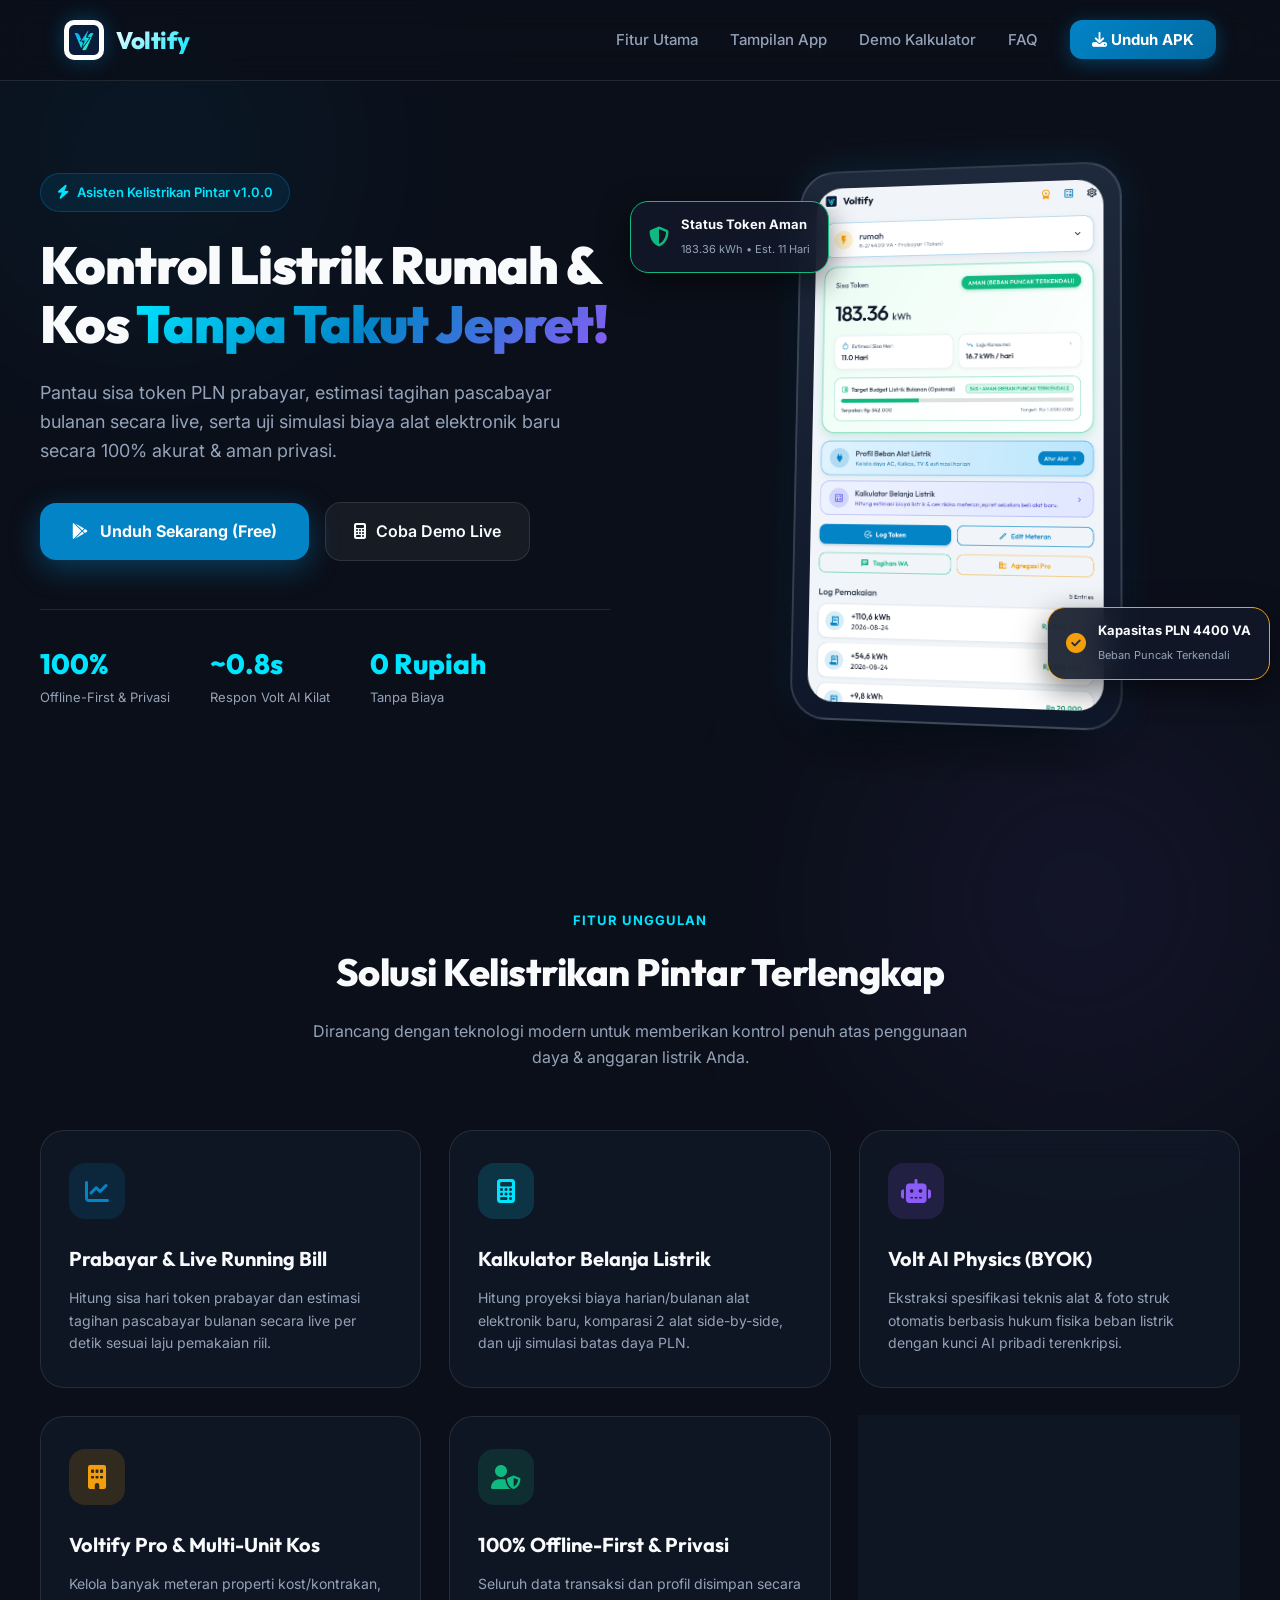
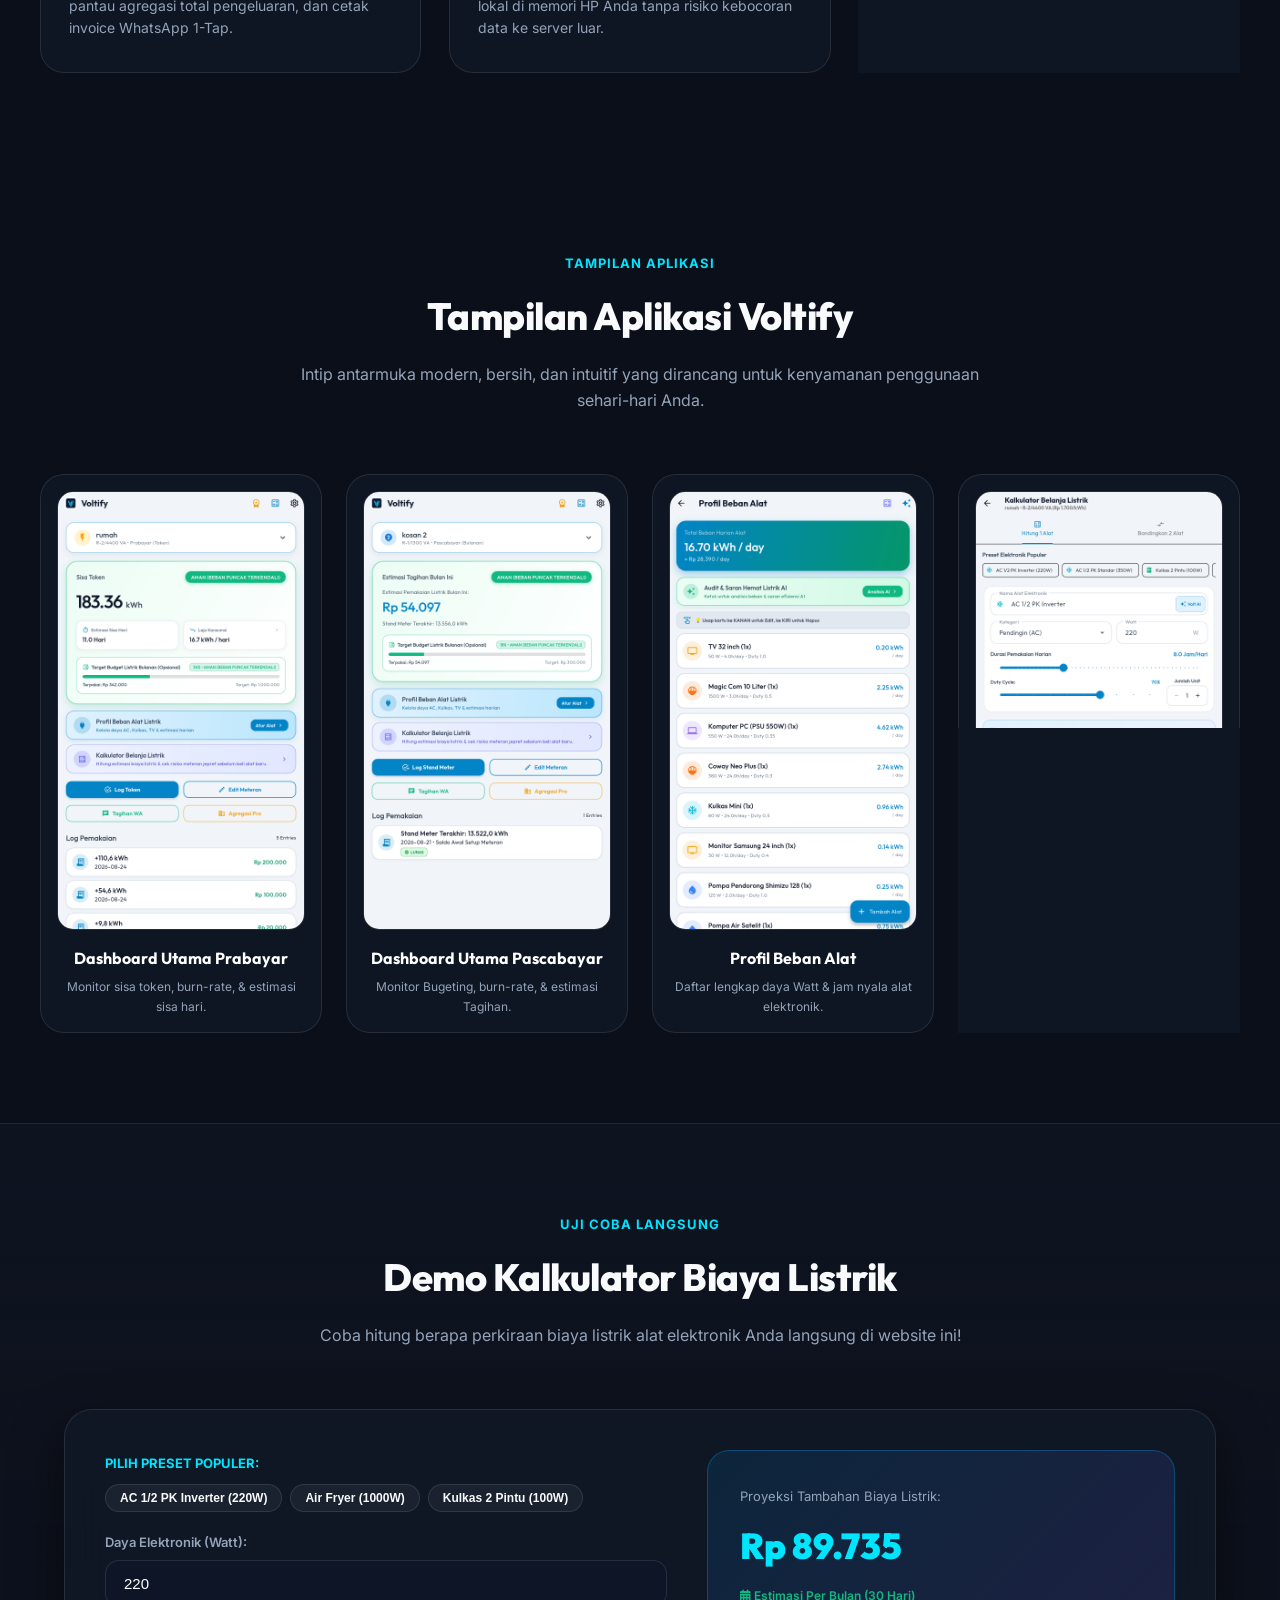
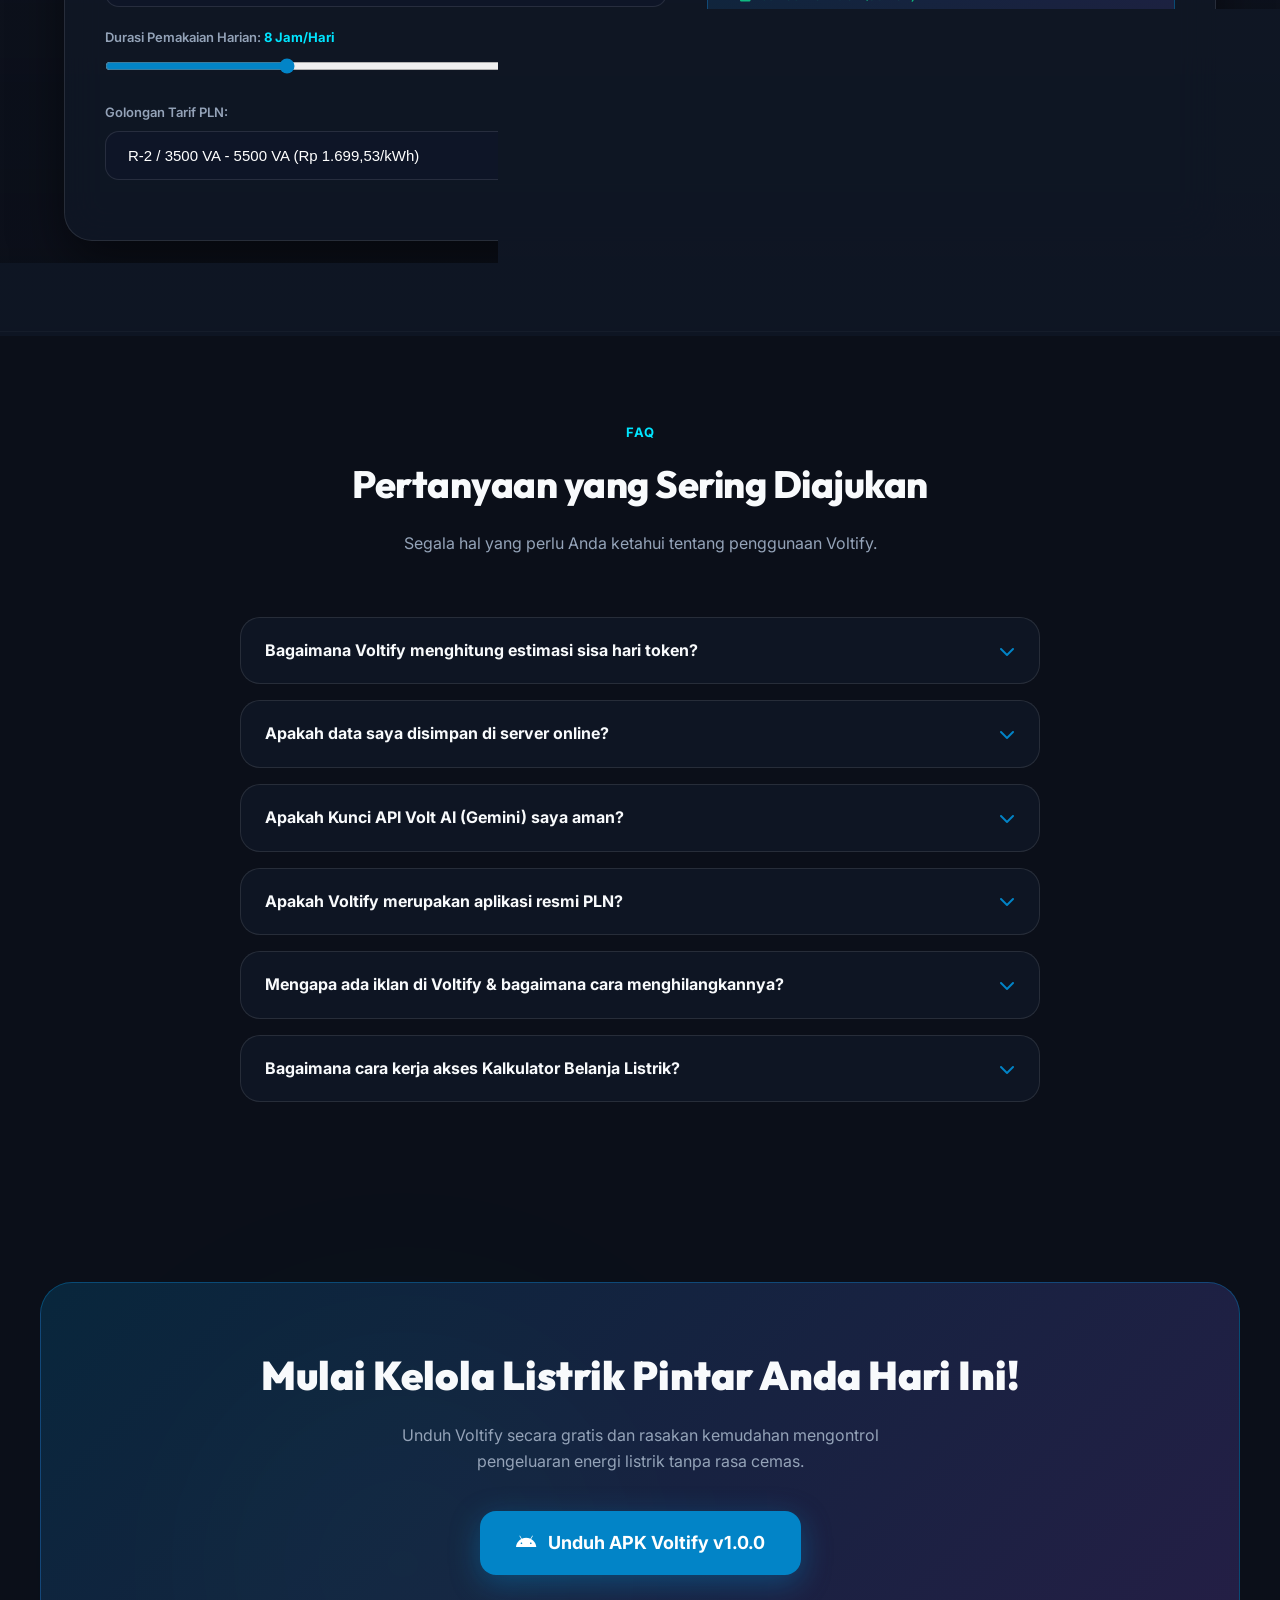
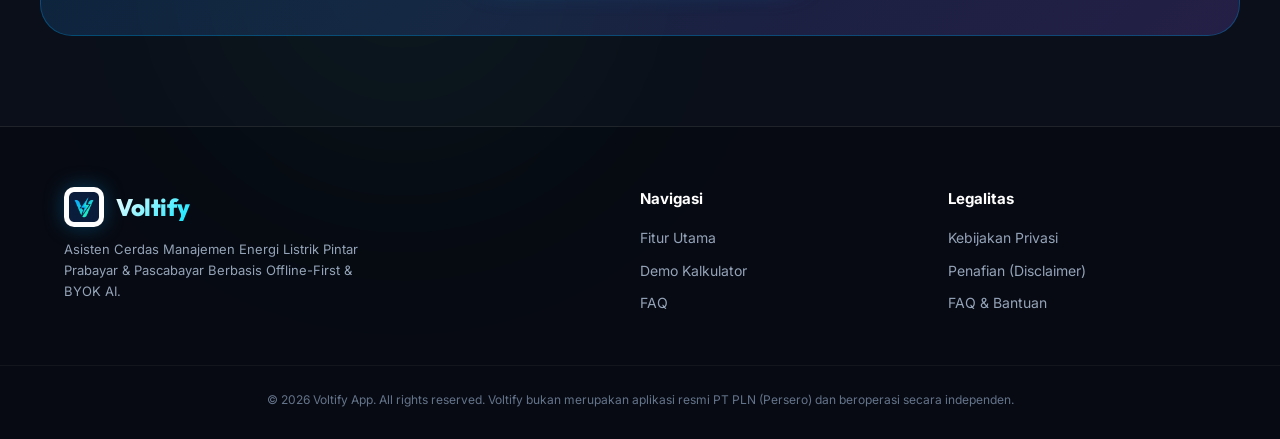
<file: index.html>
<!DOCTYPE html>
<html lang="id">

<head>
  <meta charset="UTF-8">
  <meta name="viewport" content="width=device-width, initial-scale=1.0">
  <title>Voltify - Asisten Cerdas Manajemen Energi Listrik Pintar (Prabayar & Pascabayar)</title>
  <meta name="description"
    content="Aplikasi manajemen listrik mandiri berbasis Offline-First, Universal AI Physics, BYOK, & Kalkulator Belanja Listrik. Pantau sisa token PLN & estimasi tagihan bulanan secara akurat.">

  <!-- Favicon & Fonts -->
  <link rel="icon" type="image/png" href="images/voltify_logo.png">
  <link rel="stylesheet" href="style.css">
  <link rel="stylesheet" href="https://cdnjs.cloudflare.com/ajax/libs/font-awesome/6.4.0/css/all.min.css">
</head>

<body>

  <!-- Ambient Lighting Background -->
  <div class="ambient-orb orb-1"></div>
  <div class="ambient-orb orb-2"></div>
  <div class="ambient-orb orb-3"></div>

  <!-- Header / Navbar -->
  <header>
    <div class="container navbar">
      <a href="#" class="brand-logo">
        <img src="images/voltify_logo.png" alt="Voltify Logo">
        <span class="brand-title">Voltify</span>
      </a>
      <ul class="nav-links">
        <li><a href="#features">Fitur Utama</a></li>
        <li><a href="#showcase">Tampilan App</a></li>
        <li><a href="#calculator">Demo Kalkulator</a></li>
        <li><a href="#faq">FAQ</a></li>
        <li><a href="#download" class="btn-cta-nav"><i class="fas fa-download"></i> Unduh APK</a></li>
      </ul>
    </div>
  </header>

  <!-- Hero Section -->
  <section class="hero container">
    <div class="hero-content">
      <div class="hero-badge">
        <i class="fas fa-bolt"></i> Asisten Kelistrikan Pintar v1.0.0
      </div>
      <h1 class="hero-title">
        Kontrol Listrik Rumah & Kos <span>Tanpa Takut Jepret!</span>
      </h1>
      <p class="hero-subtitle">
        Pantau sisa token PLN prabayar, estimasi tagihan pascabayar bulanan secara live, serta uji simulasi biaya alat
        elektronik baru secara 100% akurat & aman privasi.
      </p>
      <div class="hero-cta-group">
        <a href="#download" class="btn-primary">
          <i class="fab fa-google-play"></i> Unduh Sekarang (Free)
        </a>
        <a href="#calculator" class="btn-secondary">
          <i class="fas fa-calculator"></i> Coba Demo Live
        </a>
      </div>

      <div class="hero-stats">
        <div class="stat-item">
          <h4>100%</h4>
          <p>Offline-First & Privasi</p>
        </div>
        <div class="stat-item">
          <h4>~0.8s</h4>
          <p>Respon Volt AI Kilat</p>
        </div>
        <div class="stat-item">
          <h4>0 Rupiah</h4>
          <p>Tanpa Biaya</p>
        </div>
      </div>
    </div>

    <!-- Interactive Phone Mockup -->
    <div class="mockup-wrapper">
      <div class="floating-badge-1">
        <i class="fas fa-shield-alt" style="color: #10b981; font-size: 20px;"></i>
        <div>
          <strong style="display:block; font-size: 13px;">Status Token Aman</strong>
          <span style="font-size: 11px; color: #94a3b8;">183.36 kWh • Est. 11 Hari</span>
        </div>
      </div>

      <div class="floating-badge-2">
        <i class="fas fa-check-circle" style="color: #f59e0b; font-size: 20px;"></i>
        <div>
          <strong style="display:block; font-size: 13px;">Kapasitas PLN 4400 VA</strong>
          <span style="font-size: 11px; color: #94a3b8;">Beban Puncak Terkendali</span>
        </div>
      </div>

      <div class="phone-card">
        <div class="phone-screen">
          <img src="images/1.png" alt="Tampilan Dashboard Utama Voltify">
        </div>
      </div>
    </div>
  </section>

  <!-- Features Grid Section -->
  <section class="section container" id="features">
    <div class="section-header">
      <span class="section-tag">Fitur Unggulan</span>
      <h2 class="section-title">Solusi Kelistrikan Pintar Terlengkap</h2>
      <p class="section-desc">Dirancang dengan teknologi modern untuk memberikan kontrol penuh atas penggunaan daya &
        anggaran listrik Anda.</p>
    </div>

    <div class="features-grid">
      <!-- Feature 1 -->
      <div class="feature-card">
        <div class="feature-icon icon-blue"><i class="fas fa-chart-line"></i></div>
        <h3>Prabayar & Live Running Bill</h3>
        <p>Hitung sisa hari token prabayar dan estimasi tagihan pascabayar bulanan secara live per detik sesuai laju
          pemakaian riil.</p>
      </div>

      <!-- Feature 2 -->
      <div class="feature-card">
        <div class="feature-icon icon-cyan"><i class="fas fa-calculator"></i></div>
        <h3>Kalkulator Belanja Listrik</h3>
        <p>Hitung proyeksi biaya harian/bulanan alat elektronik baru, komparasi 2 alat side-by-side, dan uji simulasi
          batas daya PLN.</p>
      </div>

      <!-- Feature 3 -->
      <div class="feature-card">
        <div class="feature-icon icon-violet"><i class="fas fa-robot"></i></div>
        <h3>Volt AI Physics (BYOK)</h3>
        <p>Ekstraksi spesifikasi teknis alat & foto struk otomatis berbasis hukum fisika beban listrik dengan kunci AI
          pribadi terenkripsi.</p>
      </div>

      <!-- Feature 4 -->
      <div class="feature-card">
        <div class="feature-icon icon-amber"><i class="fas fa-building"></i></div>
        <h3>Voltify Pro & Multi-Unit Kos</h3>
        <p>Kelola banyak meteran properti kost/kontrakan, pantau agregasi total pengeluaran, dan cetak invoice WhatsApp
          1-Tap.</p>
      </div>

      <!-- Feature 5 -->
      <div class="feature-card">
        <div class="feature-icon icon-emerald"><i class="fas fa-user-shield"></i></div>
        <h3>100% Offline-First & Privasi</h3>
        <p>Seluruh data transaksi dan profil disimpan secara lokal di memori HP Anda tanpa risiko kebocoran data ke
          server luar.</p>
      </div>

      <!-- Feature 6 -->
      <div class="feature-card">
        <div class="feature-icon icon-red"><i class="fas fa-film"></i></div>
        <h3>Akses Rewarded Ad 10-Menit</h3>
        <p>Pengguna gratis dapat membuka akses Kalkulator Belanja selama 10 menit dengan menonton 1 iklan video singkat
          yang transparan.</p>
      </div>
    </div>
  </section>

  <!-- Real Screenshots Gallery Showcase Section -->
  <section class="section container" id="showcase">
    <div class="section-header">
      <span class="section-tag">Tampilan Aplikasi</span>
      <h2 class="section-title">Tampilan Aplikasi Voltify</h2>
      <p class="section-desc">Intip antarmuka modern, bersih, dan intuitif yang dirancang untuk kenyamanan penggunaan
        sehari-hari Anda.</p>
    </div>

    <div class="showcase-grid">
      <div class="showcase-card">
        <img src="images/1.png" alt="Dashboard Utama Prabayar & Status Token" class="showcase-img">
        <h4>Dashboard Utama Prabayar</h4>
        <p>Monitor sisa token, burn-rate, & estimasi sisa hari.</p>
      </div>
      <div class="showcase-card">
        <img src="images/2.png" alt="Dashboard Utama Pascaba" class="showcase-img">
        <h4>Dashboard Utama Pascabayar</h4>
        <p>Monitor Bugeting, burn-rate, & estimasi Tagihan.</p>
      </div>

      <div class="showcase-card">
        <img src="images/5.png" alt="Profil Beban Alat Listrik Rumah" class="showcase-img">
        <h4>Profil Beban Alat</h4>
        <p>Daftar lengkap daya Watt & jam nyala alat elektronik.</p>
      </div>

      <div class="showcase-card">
        <img src="images/6.png" alt="Kalkulator Belanja Listrik & Overload Check" class="showcase-img">
        <h4>Kalkulator Belanja</h4>
        <p>Simulasi biaya alat baru & Quick VA Switcher.</p>
      </div>
    </div>
  </section>

  <!-- Interactive Live Calculator Demo Section -->
  <section class="section demo-section" id="calculator">
    <div class="container">
      <div class="section-header">
        <span class="section-tag">Uji Coba Langsung</span>
        <h2 class="section-title">Demo Kalkulator Biaya Listrik</h2>
        <p class="section-desc">Coba hitung berapa perkiraan biaya listrik alat elektronik Anda langsung di website ini!
        </p>
      </div>

      <div class="calc-box">
        <div class="calc-form">
          <div style="margin-bottom: 20px;">
            <label style="font-weight: 700; font-size: 13px; color: var(--cyan-accent);">PILIH PRESET POPULER:</label>
            <div style="display: flex; gap: 8px; flex-wrap: wrap; margin-top: 8px;">
              <button class="demo-preset-btn btn-secondary" style="padding: 6px 14px; font-size: 12px;" data-watt="220"
                data-hours="8">AC 1/2 PK Inverter (220W)</button>
              <button class="demo-preset-btn btn-secondary" style="padding: 6px 14px; font-size: 12px;" data-watt="1000"
                data-hours="0.5">Air Fryer (1000W)</button>
              <button class="demo-preset-btn btn-secondary" style="padding: 6px 14px; font-size: 12px;" data-watt="100"
                data-hours="24">Kulkas 2 Pintu (100W)</button>
            </div>
          </div>

          <div class="form-group">
            <label for="demoWatt">Daya Elektronik (Watt):</label>
            <input type="number" id="demoWatt" class="form-control" value="220">
          </div>

          <div class="form-group">
            <label for="demoHours">Durasi Pemakaian Harian: <strong id="hoursVal" style="color: var(--cyan-accent);">8
                Jam/Hari</strong></label>
            <input type="range" id="demoHours" class="range-slider" min="0.5" max="24" step="0.5" value="8">
          </div>

          <div class="form-group">
            <label for="demoTariff">Golongan Tarif PLN:</label>
            <select id="demoTariff" class="form-control">
              <option value="1444.7">R-1 / 1300 VA - 2200 VA (Rp 1.444,70/kWh)</option>
              <option value="1699.53" selected>R-2 / 3500 VA - 5500 VA (Rp 1.699,53/kWh)</option>
              <option value="1352.0">R-1 / 900 VA Non-Subsidi (Rp 1.352,00/kWh)</option>
              <option value="605.0">R-1 / 900 VA Subsidi (Rp 605,00/kWh)</option>
            </select>
          </div>
        </div>

        <div class="result-card">
          <div>
            <span style="font-size: 13px; color: var(--text-muted);">Proyeksi Tambahan Biaya Listrik:</span>
            <div class="res-cost" id="demoMonthlyCost">Rp 112.169</div>
            <span style="font-size: 12px; color: var(--emerald-accent); font-weight: 600;"><i
                class="fas fa-calendar-alt"></i> Estimasi Per Bulan (30 Hari)</span>
          </div>

          <div style="padding-top: 20px; border-top: 1px solid rgba(255,255,255,0.1); margin-top: 20px;">
            <div style="display: flex; justify-content: space-between; font-size: 13px; margin-bottom: 6px;">
              <span>Biaya Per Hari:</span>
              <strong id="demoDailyCost" style="color: #fff;">Rp 3.739</strong>
            </div>
            <div style="display: flex; justify-content: space-between; font-size: 13px;">
              <span>Biaya Per Tahun (365d):</span>
              <strong id="demoYearlyCost" style="color: var(--amber-accent);">Rp 1.364.723</strong>
            </div>
          </div>
        </div>
      </div>
    </div>
  </section>

  <!-- FAQ Section -->
  <section class="section container" id="faq">
    <div class="section-header">
      <span class="section-tag">FAQ</span>
      <h2 class="section-title">Pertanyaan yang Sering Diajukan</h2>
      <p class="section-desc">Segala hal yang perlu Anda ketahui tentang penggunaan Voltify.</p>
    </div>

    <div class="faq-list">
      <div class="faq-item">
        <div class="faq-question">
          <span>Bagaimana Voltify menghitung estimasi sisa hari token?</span>
          <i class="fas fa-chevron-down faq-icon"></i>
        </div>
        <div class="faq-answer">
          Voltify menghitung laju pemakaian (burn-rate) berdasarkan selisih riwayat log token Anda dan total watt beban
          alat listrik terdaftar. Saldo token berkurang secara real-time berdasarkan burn-rate harian tersebut.
        </div>
      </div>

      <div class="faq-item">
        <div class="faq-question">
          <span>Apakah data saya disimpan di server online?</span>
          <i class="fas fa-chevron-down faq-icon"></i>
        </div>
        <div class="faq-answer">
          Tidak. Voltify menganut prinsip Offline-First. Seluruh data profil meteran, riwayat transaksi, dan beban alat
          disimpan 100% secara lokal di HP Anda menggunakan database SQLite yang terenkripsi.
        </div>
      </div>

      <div class="faq-item">
        <div class="faq-question">
          <span>Apakah Kunci API Volt AI (Gemini) saya aman?</span>
          <i class="fas fa-chevron-down faq-icon"></i>
        </div>
        <div class="faq-answer">
          Sangat aman. Kunci API disimpan di penyimpanan terenkripsi hardware (EncryptedSharedPreferences / Keychain)
          dan hanya dikirimkan secara langsung ke endpoint resmi Google Gemini API.
        </div>
      </div>

      <div class="faq-item">
        <div class="faq-question">
          <span>Apakah Voltify merupakan aplikasi resmi PLN?</span>
          <i class="fas fa-chevron-down faq-icon"></i>
        </div>
        <div class="faq-answer">
          Bukan. Voltify adalah aplikasi asisten mandiri (third-party) untuk membantu pengguna memantau dan mengestimasi
          pengeluaran listrik secara independen.
        </div>
      </div>

      <div class="faq-item">
        <div class="faq-question">
          <span>Mengapa ada iklan di Voltify & bagaimana cara menghilangkannya?</span>
          <i class="fas fa-chevron-down faq-icon"></i>
        </div>
        <div class="faq-answer">
          Voltify menampilkan iklan banner dan native dari Google AdMob untuk mendukung pengembangan versi gratis. Anda
          dapat menikmati pengalaman 100% bebas iklan dengan berlangganan Voltify Pro.
        </div>
      </div>

      <div class="faq-item">
        <div class="faq-question">
          <span>Bagaimana cara kerja akses Kalkulator Belanja Listrik?</span>
          <i class="fas fa-chevron-down faq-icon"></i>
        </div>
        <div class="faq-answer">
          Pengguna gratis dapat membuka akses Kalkulator Belanja selama 10 menit dengan menonton 1 video iklan (Rewarded
          Ad) hingga selesai. Bagi pengguna Voltify Pro, Kalkulator Belanja dapat diakses 100% tanpa batas waktu
          selamanya tanpa iklan.
        </div>
      </div>
    </div>
  </section>

  <!-- Download Section -->
  <section class="section container" id="download" style="text-align: center;">
    <div
      style="background: linear-gradient(135deg, rgba(2, 132, 199, 0.2), rgba(139, 92, 246, 0.2)); border: 1px solid rgba(2, 132, 199, 0.4); border-radius: 32px; padding: 60px 24px;">
      <h2 style="font-family: var(--font-heading); font-size: 40px; font-weight: 900; margin-bottom: 16px;">Mulai Kelola
        Listrik Pintar Anda Hari Ini!</h2>
      <p style="color: var(--text-muted); max-width: 540px; margin: 0 auto 36px; font-size: 16px;">Unduh Voltify secara
        gratis dan rasakan kemudahan mengontrol pengeluaran energi listrik tanpa rasa cemas.</p>
      <a href="https://play.google.com/store/apps/details?id=com.farahead.voltify" class="btn-primary"
        style="padding: 18px 36px; font-size: 18px;">
        <i class="fab fa-android"></i> Unduh APK Voltify v1.0.0
      </a>
    </div>
  </section>

  <!-- Footer -->
  <footer>
    <div class="container footer-grid">
      <div class="footer-brand">
        <div class="brand-logo">
          <img src="images/voltify_logo.png" alt="Voltify Logo">
          <span class="brand-title">Voltify</span>
        </div>
        <p>Asisten Cerdas Manajemen Energi Listrik Pintar Prabayar & Pascabayar Berbasis Offline-First & BYOK AI.</p>
      </div>

      <div>
        <h4 class="footer-title">Navigasi</h4>
        <ul class="footer-links">
          <li><a href="#features">Fitur Utama</a></li>
          <li><a href="#calculator">Demo Kalkulator</a></li>
          <li><a href="#faq">FAQ</a></li>
        </ul>
      </div>

      <div>
        <h4 class="footer-title">Legalitas</h4>
        <ul class="footer-links">
          <li><a href="privacy.html">Kebijakan Privasi</a></li>
          <li><a href="disclaimer.html">Penafian (Disclaimer)</a></li>
          <li><a href="#faq">FAQ & Bantuan</a></li>
        </ul>
      </div>
    </div>

    <div class="footer-bottom">
      &copy; 2026 Voltify App. All rights reserved. Voltify bukan merupakan aplikasi resmi PT PLN (Persero) dan
      beroperasi secara independen.
    </div>
  </footer>

  <script src="script.js"></script>
</body>

</html>
</file>
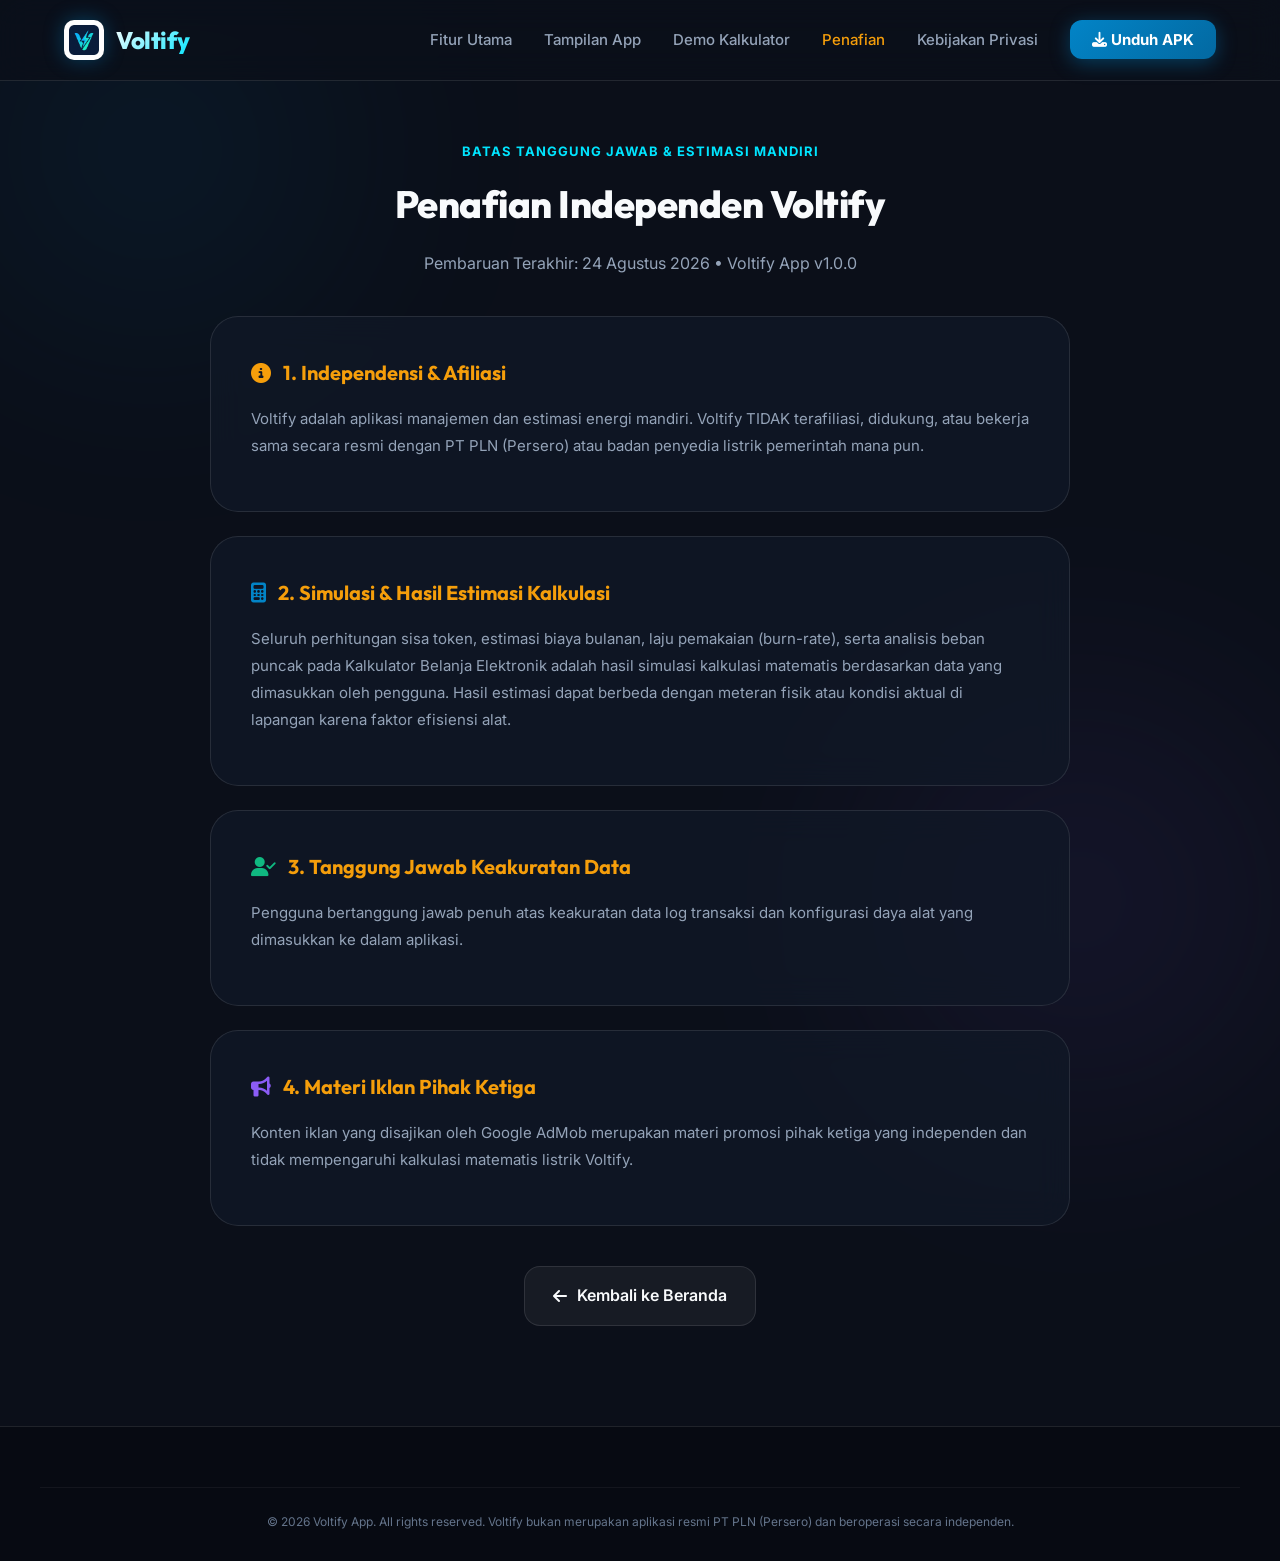
<file: disclaimer.html>
<!DOCTYPE html>
<html lang="id">
<head>
  <meta charset="UTF-8">
  <meta name="viewport" content="width=device-width, initial-scale=1.0">
  <title>Disclaimer (Penafian) - Voltify</title>
  <meta name="description" content="Penafian resmi aplikasi Voltify. Penafian independen mandiri non-PLN dan batasan estimasi kalkulasi listrik.">
  <link rel="icon" type="image/png" href="images/voltify_logo.png">
  <link rel="stylesheet" href="style.css">
  <link rel="stylesheet" href="https://cdnjs.cloudflare.com/ajax/libs/font-awesome/6.4.0/css/all.min.css">
  <style>
    .legal-content {
      padding: 60px 0 100px;
      max-width: 860px;
      margin: 0 auto;
    }
    .legal-card {
      background: var(--card-bg);
      backdrop-filter: blur(16px);
      border: 1px solid var(--card-border);
      border-radius: 28px;
      padding: 40px;
      margin-bottom: 24px;
    }
    .legal-card h2 {
      font-family: var(--font-heading);
      font-size: 20px;
      color: var(--amber-accent);
      margin-bottom: 16px;
      display: flex;
      align-items: center;
      gap: 12px;
    }
    .legal-card p {
      color: var(--text-muted);
      font-size: 15px;
      line-height: 1.8;
      margin-bottom: 12px;
    }
  </style>
</head>
<body>

  <!-- Ambient Lighting Background -->
  <div class="ambient-orb orb-1"></div>
  <div class="ambient-orb orb-2"></div>

  <!-- Header / Navbar -->
  <header>
    <div class="container navbar">
      <a href="index.html" class="brand-logo">
        <img src="images/voltify_logo.png" alt="Voltify Logo">
        <span class="brand-title">Voltify</span>
      </a>
      <ul class="nav-links">
        <li><a href="index.html#features">Fitur Utama</a></li>
        <li><a href="index.html#showcase">Tampilan App</a></li>
        <li><a href="index.html#calculator">Demo Kalkulator</a></li>
        <li><a href="disclaimer.html" style="color: var(--amber-accent);">Penafian</a></li>
        <li><a href="privacy.html">Kebijakan Privasi</a></li>
        <li><a href="index.html#download" class="btn-cta-nav"><i class="fas fa-download"></i> Unduh APK</a></li>
      </ul>
    </div>
  </header>

  <!-- Legal Main Content -->
  <main class="container legal-content">
    <div style="text-align: center; margin-bottom: 40px;">
      <span class="section-tag">Batas Tanggung Jawab & Estimasi Mandiri</span>
      <h1 class="section-title">Penafian Independen Voltify</h1>
      <p class="section-desc">Pembaruan Terakhir: 24 Agustus 2026 • Voltify App v1.0.0</p>
    </div>

    <div class="legal-card">
      <h2><i class="fas fa-info-circle" style="color: #f59e0b;"></i> 1. Independensi & Afiliasi</h2>
      <p>Voltify adalah aplikasi manajemen dan estimasi energi mandiri. Voltify TIDAK terafiliasi, didukung, atau bekerja sama secara resmi dengan PT PLN (Persero) atau badan penyedia listrik pemerintah mana pun.</p>
    </div>

    <div class="legal-card">
      <h2><i class="fas fa-calculator" style="color: #0284c7;"></i> 2. Simulasi & Hasil Estimasi Kalkulasi</h2>
      <p>Seluruh perhitungan sisa token, estimasi biaya bulanan, laju pemakaian (burn-rate), serta analisis beban puncak pada Kalkulator Belanja Elektronik adalah hasil simulasi kalkulasi matematis berdasarkan data yang dimasukkan oleh pengguna. Hasil estimasi dapat berbeda dengan meteran fisik atau kondisi aktual di lapangan karena faktor efisiensi alat.</p>
    </div>

    <div class="legal-card">
      <h2><i class="fas fa-user-check" style="color: #10b981;"></i> 3. Tanggung Jawab Keakuratan Data</h2>
      <p>Pengguna bertanggung jawab penuh atas keakuratan data log transaksi dan konfigurasi daya alat yang dimasukkan ke dalam aplikasi.</p>
    </div>

    <div class="legal-card">
      <h2><i class="fas fa-bullhorn" style="color: #8b5cf6;"></i> 4. Materi Iklan Pihak Ketiga</h2>
      <p>Konten iklan yang disajikan oleh Google AdMob merupakan materi promosi pihak ketiga yang independen dan tidak mempengaruhi kalkulasi matematis listrik Voltify.</p>
    </div>

    <div style="text-align: center; margin-top: 40px;">
      <a href="index.html" class="btn-secondary"><i class="fas fa-arrow-left"></i> Kembali ke Beranda</a>
    </div>
  </main>

  <!-- Footer -->
  <footer>
    <div class="container footer-bottom">
      &copy; 2026 Voltify App. All rights reserved. Voltify bukan merupakan aplikasi resmi PT PLN (Persero) dan beroperasi secara independen.
    </div>
  </footer>

</body>
</html>
</file>
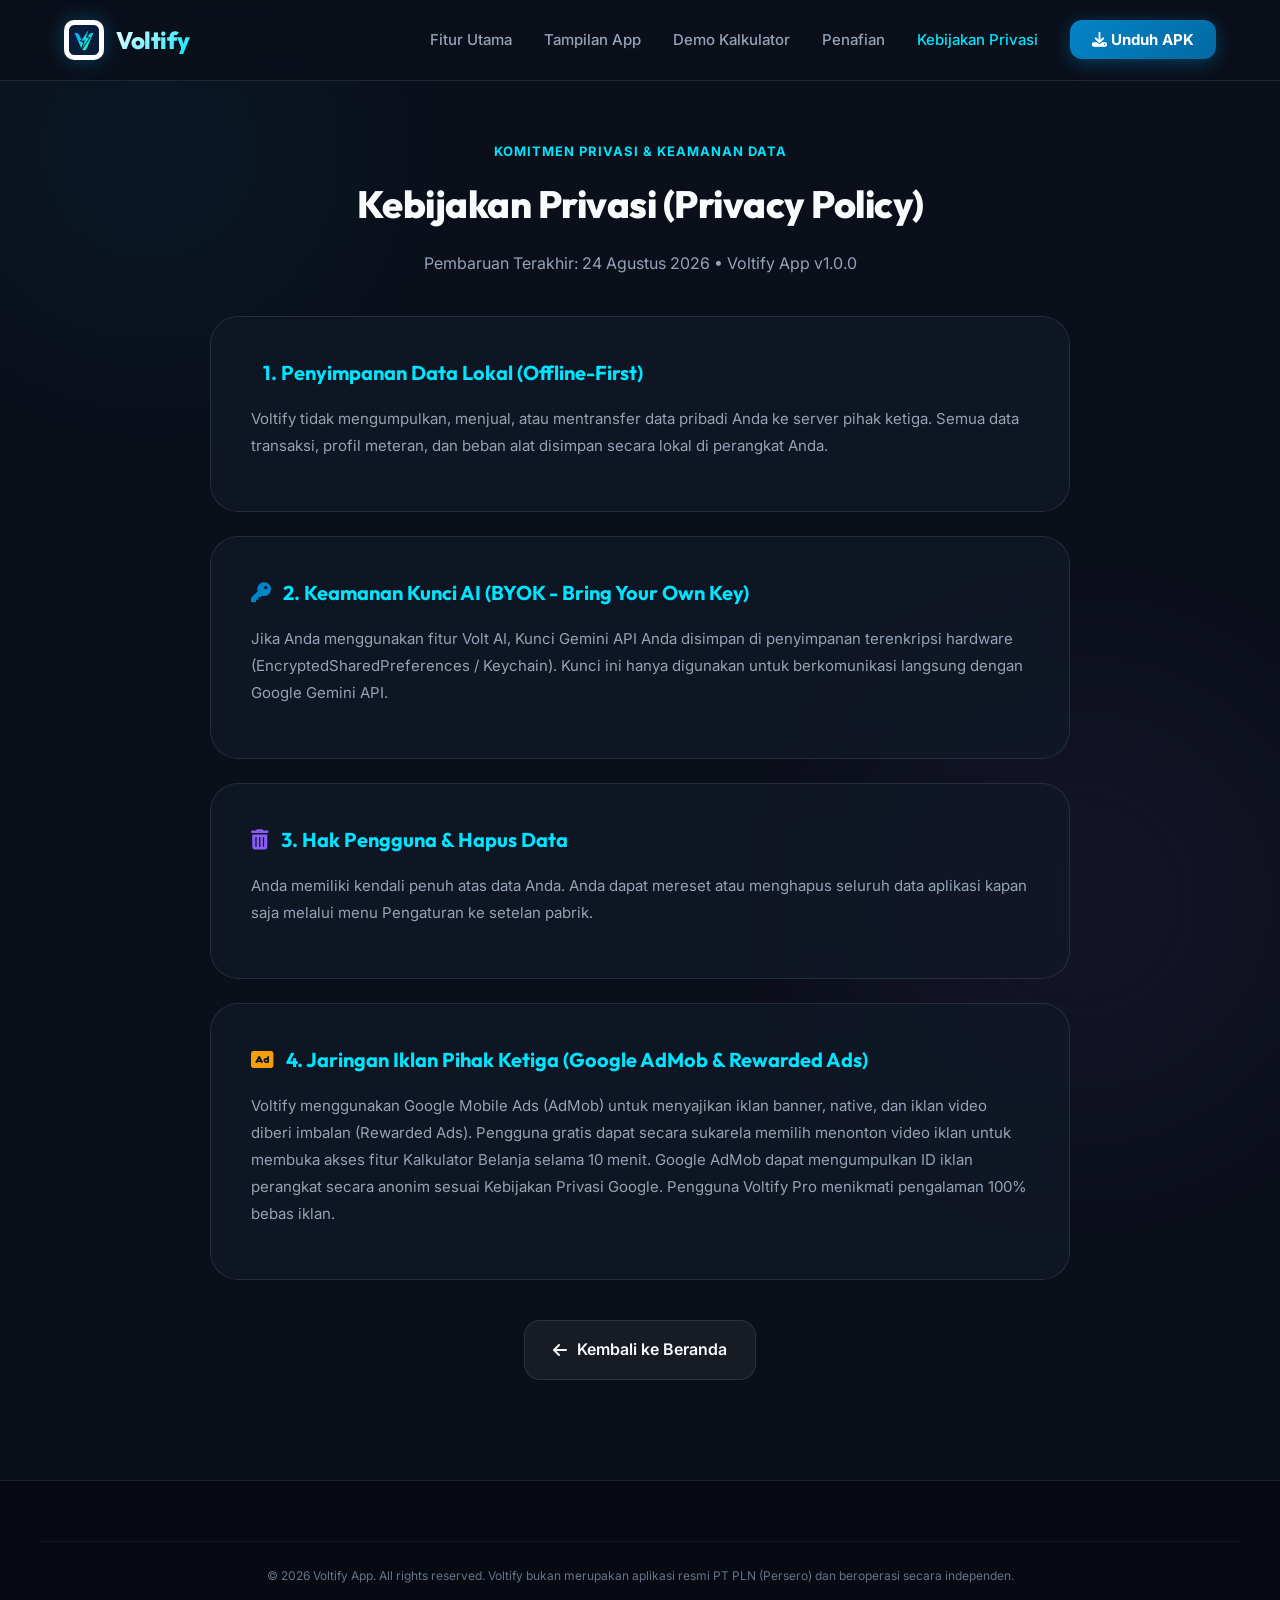
<file: privacy.html>
<!DOCTYPE html>
<html lang="id">
<head>
  <meta charset="UTF-8">
  <meta name="viewport" content="width=device-width, initial-scale=1.0">
  <title>Kebijakan Privasi - Voltify</title>
  <meta name="description" content="Kebijakan Privasi resmi aplikasi Voltify. Komitmen privasi, perlindungan data lokal, keamanan AI Key, dan jaringan iklan Google AdMob.">
  <link rel="icon" type="image/png" href="images/voltify_logo.png">
  <link rel="stylesheet" href="style.css">
  <link rel="stylesheet" href="https://cdnjs.cloudflare.com/ajax/libs/font-awesome/6.4.0/css/all.min.css">
  <style>
    .legal-content {
      padding: 60px 0 100px;
      max-width: 860px;
      margin: 0 auto;
    }
    .legal-card {
      background: var(--card-bg);
      backdrop-filter: blur(16px);
      border: 1px solid var(--card-border);
      border-radius: 28px;
      padding: 40px;
      margin-bottom: 24px;
    }
    .legal-card h2 {
      font-family: var(--font-heading);
      font-size: 20px;
      color: var(--cyan-accent);
      margin-bottom: 16px;
      display: flex;
      align-items: center;
      gap: 12px;
    }
    .legal-card p {
      color: var(--text-muted);
      font-size: 15px;
      line-height: 1.8;
      margin-bottom: 12px;
    }
  </style>
</head>
<body>

  <!-- Ambient Lighting Background -->
  <div class="ambient-orb orb-1"></div>
  <div class="ambient-orb orb-2"></div>

  <!-- Header / Navbar -->
  <header>
    <div class="container navbar">
      <a href="index.html" class="brand-logo">
        <img src="images/voltify_logo.png" alt="Voltify Logo">
        <span class="brand-title">Voltify</span>
      </a>
      <ul class="nav-links">
        <li><a href="index.html#features">Fitur Utama</a></li>
        <li><a href="index.html#showcase">Tampilan App</a></li>
        <li><a href="index.html#calculator">Demo Kalkulator</a></li>
        <li><a href="disclaimer.html">Penafian</a></li>
        <li><a href="privacy.html" style="color: var(--cyan-accent);">Kebijakan Privasi</a></li>
        <li><a href="index.html#download" class="btn-cta-nav"><i class="fas fa-download"></i> Unduh APK</a></li>
      </ul>
    </div>
  </header>

  <!-- Legal Main Content -->
  <main class="container legal-content">
    <div style="text-align: center; margin-bottom: 40px;">
      <span class="section-tag">Komitmen Privasi & Keamanan Data</span>
      <h1 class="section-title">Kebijakan Privasi (Privacy Policy)</h1>
      <p class="section-desc">Pembaruan Terakhir: 24 Agustus 2026 • Voltify App v1.0.0</p>
    </div>

    <div class="legal-card">
      <h2><i class="fas fa-phonelink-lock" style="color: #10b981;"></i> 1. Penyimpanan Data Lokal (Offline-First)</h2>
      <p>Voltify tidak mengumpulkan, menjual, atau mentransfer data pribadi Anda ke server pihak ketiga. Semua data transaksi, profil meteran, dan beban alat disimpan secara lokal di perangkat Anda.</p>
    </div>

    <div class="legal-card">
      <h2><i class="fas fa-key" style="color: #0284c7;"></i> 2. Keamanan Kunci AI (BYOK - Bring Your Own Key)</h2>
      <p>Jika Anda menggunakan fitur Volt AI, Kunci Gemini API Anda disimpan di penyimpanan terenkripsi hardware (EncryptedSharedPreferences / Keychain). Kunci ini hanya digunakan untuk berkomunikasi langsung dengan Google Gemini API.</p>
    </div>

    <div class="legal-card">
      <h2><i class="fas fa-trash-alt" style="color: #8b5cf6;"></i> 3. Hak Pengguna & Hapus Data</h2>
      <p>Anda memiliki kendali penuh atas data Anda. Anda dapat mereset atau menghapus seluruh data aplikasi kapan saja melalui menu Pengaturan ke setelan pabrik.</p>
    </div>

    <div class="legal-card">
      <h2><i class="fas fa-ad" style="color: #f59e0b;"></i> 4. Jaringan Iklan Pihak Ketiga (Google AdMob & Rewarded Ads)</h2>
      <p>Voltify menggunakan Google Mobile Ads (AdMob) untuk menyajikan iklan banner, native, dan iklan video diberi imbalan (Rewarded Ads). Pengguna gratis dapat secara sukarela memilih menonton video iklan untuk membuka akses fitur Kalkulator Belanja selama 10 menit. Google AdMob dapat mengumpulkan ID iklan perangkat secara anonim sesuai Kebijakan Privasi Google. Pengguna Voltify Pro menikmati pengalaman 100% bebas iklan.</p>
    </div>

    <div style="text-align: center; margin-top: 40px;">
      <a href="index.html" class="btn-secondary"><i class="fas fa-arrow-left"></i> Kembali ke Beranda</a>
    </div>
  </main>

  <!-- Footer -->
  <footer>
    <div class="container footer-bottom">
      &copy; 2026 Voltify App. All rights reserved. Voltify bukan merupakan aplikasi resmi PT PLN (Persero) dan beroperasi secara independen.
    </div>
  </footer>

</body>
</html>
</file>
<file: style.css>
/* Voltify Landing Page - Modern Glassmorphic Design System */
@import url('https://fonts.googleapis.com/css2?family=Inter:wght@300;400;500;600;700&family=Outfit:wght@400;500;600;700;800;900&display=swap');

:root {
  --bg-primary: #0b0f19;
  --bg-secondary: #111827;
  --card-bg: rgba(17, 24, 39, 0.75);
  --card-border: rgba(255, 255, 255, 0.1);
  --card-hover-border: rgba(2, 132, 199, 0.5);
  
  --primary-blue: #0284c7;
  --primary-blue-glow: rgba(2, 132, 199, 0.4);
  --cyan-accent: #00e5ff;
  --emerald-accent: #10b981;
  --amber-accent: #f59e0b;
  --violet-accent: #8b5cf6;
  
  --text-main: #f8fafc;
  --text-muted: #94a3b8;
  --text-dim: #64748b;

  --font-heading: 'Outfit', sans-serif;
  --font-body: 'Inter', sans-serif;
}

* {
  margin: 0;
  padding: 0;
  box-sizing: border-box;
  scroll-behavior: smooth;
}

body {
  background-color: var(--bg-primary);
  color: var(--text-main);
  font-family: var(--font-body);
  line-height: 1.6;
  overflow-x: hidden;
  position: relative;
}

/* Background Glowing Ambient Orbs */
.ambient-orb {
  position: absolute;
  border-radius: 50%;
  filter: blur(120px);
  z-index: 0;
  pointer-events: none;
  opacity: 0.5;
}
.orb-1 {
  top: -100px;
  left: -100px;
  width: 500px;
  height: 500px;
  background: radial-gradient(circle, rgba(2, 132, 199, 0.3) 0%, rgba(0, 0, 0, 0) 70%);
}
.orb-2 {
  top: 600px;
  right: -100px;
  width: 600px;
  height: 600px;
  background: radial-gradient(circle, rgba(139, 92, 246, 0.25) 0%, rgba(0, 0, 0, 0) 70%);
}
.orb-3 {
  bottom: 200px;
  left: 10%;
  width: 550px;
  height: 550px;
  background: radial-gradient(circle, rgba(16, 185, 129, 0.2) 0%, rgba(0, 0, 0, 0) 70%);
}

/* Layout Container */
.container {
  max-width: 1200px;
  margin: 0 auto;
  padding: 0 24px;
  position: relative;
  z-index: 1;
}

/* Navigation Bar */
header {
  position: sticky;
  top: 0;
  z-index: 100;
  backdrop-filter: blur(16px);
  -webkit-backdrop-filter: blur(16px);
  background: rgba(11, 15, 25, 0.8);
  border-bottom: 1px solid var(--card-border);
  transition: all 0.3s ease;
}

.navbar {
  display: flex;
  justify-content: space-between;
  align-items: center;
  height: 80px;
}

.brand-logo {
  display: flex;
  align-items: center;
  gap: 12px;
  text-decoration: none;
}

.brand-logo img {
  width: 40px;
  height: 40px;
  border-radius: 10px;
  box-shadow: 0 0 20px rgba(2, 132, 199, 0.4);
}

.brand-title {
  font-family: var(--font-heading);
  font-size: 24px;
  font-weight: 800;
  background: linear-gradient(135deg, #ffffff 0%, var(--cyan-accent) 100%);
  -webkit-background-clip: text;
  -webkit-text-fill-color: transparent;
  letter-spacing: -0.5px;
}

.nav-links {
  display: flex;
  align-items: center;
  gap: 32px;
  list-style: none;
}

.nav-links a {
  color: var(--text-muted);
  text-decoration: none;
  font-weight: 500;
  font-size: 15px;
  transition: color 0.2s ease;
}

.nav-links a:hover {
  color: var(--cyan-accent);
}

.btn-cta-nav {
  padding: 10px 22px;
  background: linear-gradient(135deg, var(--primary-blue), #0369a1);
  color: #fff !important;
  border-radius: 12px;
  font-weight: 700 !important;
  box-shadow: 0 4px 20px var(--primary-blue-glow);
  transition: all 0.3s ease !important;
}

.btn-cta-nav:hover {
  transform: translateY(-2px);
  box-shadow: 0 6px 24px rgba(2, 132, 199, 0.6);
}

/* Hero Section */
.hero {
  padding: 80px 0 100px;
  display: grid;
  grid-template-columns: 1fr 1fr;
  gap: 60px;
  align-items: center;
}

.hero-badge {
  display: inline-flex;
  align-items: center;
  gap: 8px;
  padding: 8px 16px;
  background: rgba(2, 132, 199, 0.12);
  border: 1px solid rgba(2, 132, 199, 0.3);
  border-radius: 30px;
  color: var(--cyan-accent);
  font-size: 13px;
  font-weight: 600;
  margin-bottom: 24px;
}

.hero-badge i {
  font-size: 14px;
}

.hero-title {
  font-family: var(--font-heading);
  font-size: 52px;
  line-height: 1.15;
  font-weight: 900;
  margin-bottom: 24px;
  letter-spacing: -1px;
}

.hero-title span {
  background: linear-gradient(135deg, var(--cyan-accent) 0%, var(--primary-blue) 50%, var(--violet-accent) 100%);
  -webkit-background-clip: text;
  -webkit-text-fill-color: transparent;
}

.hero-subtitle {
  font-size: 18px;
  color: var(--text-muted);
  margin-bottom: 36px;
  font-weight: 400;
  max-width: 520px;
}

.hero-cta-group {
  display: flex;
  align-items: center;
  gap: 16px;
  flex-wrap: wrap;
}

.btn-primary {
  display: inline-flex;
  align-items: center;
  gap: 12px;
  padding: 16px 32px;
  background: linear-gradient(135deg, var(--primary-blue), #0284c7);
  color: #ffffff;
  text-decoration: none;
  font-weight: 700;
  font-size: 16px;
  border-radius: 16px;
  box-shadow: 0 8px 30px var(--primary-blue-glow);
  transition: all 0.3s ease;
  border: none;
  cursor: pointer;
}

.btn-primary:hover {
  transform: translateY(-3px);
  box-shadow: 0 12px 36px rgba(2, 132, 199, 0.6);
}

.btn-secondary {
  display: inline-flex;
  align-items: center;
  gap: 10px;
  padding: 16px 28px;
  background: rgba(255, 255, 255, 0.05);
  color: var(--text-main);
  text-decoration: none;
  font-weight: 600;
  font-size: 16px;
  border-radius: 16px;
  border: 1px solid var(--card-border);
  transition: all 0.3s ease;
}

.btn-secondary:hover {
  background: rgba(255, 255, 255, 0.1);
  border-color: rgba(255, 255, 255, 0.25);
  transform: translateY(-3px);
}

.hero-stats {
  display: flex;
  gap: 40px;
  margin-top: 48px;
  padding-top: 32px;
  border-top: 1px solid var(--card-border);
}

.stat-item h4 {
  font-family: var(--font-heading);
  font-size: 28px;
  font-weight: 800;
  color: var(--cyan-accent);
}

.stat-item p {
  font-size: 13px;
  color: var(--text-muted);
}

/* Mockup Display Card */
.mockup-wrapper {
  position: relative;
  display: flex;
  justify-content: center;
  align-items: center;
}

.phone-card {
  width: 330px;
  background: linear-gradient(180deg, #1e293b 0%, #0f172a 100%);
  border-radius: 36px;
  padding: 16px;
  box-shadow: 0 25px 60px -15px rgba(0, 0, 0, 0.8),
              0 0 40px rgba(2, 132, 199, 0.2);
  border: 2px solid rgba(255, 255, 255, 0.15);
  position: relative;
  z-index: 2;
  transform: perspective(1000px) rotateY(-8deg) rotateX(4deg);
  transition: transform 0.5s ease;
}

.phone-card:hover {
  transform: perspective(1000px) rotateY(0deg) rotateX(0deg);
}

.phone-screen {
  background: #090d16;
  border-radius: 26px;
  overflow: hidden;
  position: relative;
}

.phone-screen img {
  width: 100%;
  height: auto;
  display: block;
  border-radius: 20px;
}

/* App Screenshot Showcase Section */
.showcase-grid {
  display: grid;
  grid-template-columns: repeat(4, 1fr);
  gap: 24px;
}

.showcase-card {
  background: var(--card-bg);
  backdrop-filter: blur(16px);
  border: 1px solid var(--card-border);
  border-radius: 24px;
  padding: 16px;
  transition: all 0.3s ease;
  text-align: center;
}

.showcase-card:hover {
  transform: translateY(-8px);
  border-color: var(--card-hover-border);
  box-shadow: 0 16px 40px rgba(2, 132, 199, 0.2);
}

.showcase-img {
  width: 100%;
  border-radius: 16px;
  display: block;
  margin-bottom: 16px;
  border: 1px solid rgba(255, 255, 255, 0.1);
}

.showcase-card h4 {
  font-family: var(--font-heading);
  font-size: 16px;
  font-weight: 700;
  margin-bottom: 6px;
  color: #fff;
}

.showcase-card p {
  font-size: 12px;
  color: var(--text-muted);
}

.floating-badge-1 {
  position: absolute;
  top: 40px;
  left: -40px;
  background: rgba(17, 24, 39, 0.9);
  backdrop-filter: blur(16px);
  border: 1px solid var(--emerald-accent);
  padding: 12px 18px;
  border-radius: 18px;
  display: flex;
  align-items: center;
  gap: 12px;
  z-index: 3;
  box-shadow: 0 10px 30px rgba(0, 0, 0, 0.5);
  animation: floatAnim 4s ease-in-out infinite;
}

.floating-badge-2 {
  position: absolute;
  bottom: 40px;
  right: -30px;
  background: rgba(17, 24, 39, 0.9);
  backdrop-filter: blur(16px);
  border: 1px solid var(--amber-accent);
  padding: 12px 18px;
  border-radius: 18px;
  display: flex;
  align-items: center;
  gap: 12px;
  z-index: 3;
  box-shadow: 0 10px 30px rgba(0, 0, 0, 0.5);
  animation: floatAnim 4s ease-in-out infinite 2s;
}

@keyframes floatAnim {
  0%, 100% { transform: translateY(0); }
  50% { transform: translateY(-12px); }
}

/* Section Common */
.section {
  padding: 90px 0;
}

.section-header {
  text-align: center;
  max-width: 680px;
  margin: 0 auto 60px;
}

.section-tag {
  color: var(--cyan-accent);
  font-size: 13px;
  font-weight: 700;
  letter-spacing: 1px;
  text-transform: uppercase;
  margin-bottom: 12px;
  display: block;
}

.section-title {
  font-family: var(--font-heading);
  font-size: 38px;
  font-weight: 800;
  margin-bottom: 16px;
  letter-spacing: -0.5px;
}

.section-desc {
  font-size: 16px;
  color: var(--text-muted);
}

/* Features Grid */
.features-grid {
  display: grid;
  grid-template-columns: repeat(3, 1fr);
  gap: 28px;
}

.feature-card {
  background: var(--card-bg);
  backdrop-filter: blur(16px);
  -webkit-backdrop-filter: blur(16px);
  border: 1px solid var(--card-border);
  border-radius: 24px;
  padding: 32px 28px;
  transition: all 0.3s ease;
  position: relative;
  overflow: hidden;
}

.feature-card:hover {
  transform: translateY(-8px);
  border-color: var(--card-hover-border);
  box-shadow: 0 16px 40px rgba(2, 132, 199, 0.15);
}

.feature-icon {
  width: 56px;
  height: 56px;
  border-radius: 16px;
  display: flex;
  align-items: center;
  justify-content: center;
  font-size: 24px;
  margin-bottom: 24px;
}

.icon-blue { background: rgba(2, 132, 199, 0.15); color: var(--primary-blue); }
.icon-cyan { background: rgba(0, 229, 255, 0.15); color: var(--cyan-accent); }
.icon-emerald { background: rgba(16, 185, 129, 0.15); color: var(--emerald-accent); }
.icon-amber { background: rgba(245, 158, 11, 0.15); color: var(--amber-accent); }
.icon-violet { background: rgba(139, 92, 246, 0.15); color: var(--violet-accent); }
.icon-red { background: rgba(239, 68, 68, 0.15); color: #ef4444; }

.feature-card h3 {
  font-family: var(--font-heading);
  font-size: 20px;
  font-weight: 700;
  margin-bottom: 12px;
}

.feature-card p {
  font-size: 14px;
  color: var(--text-muted);
  line-height: 1.6;
}

/* Interactive Calculator Demo Section */
.demo-section {
  background: linear-gradient(180deg, rgba(17, 24, 39, 0.5) 0%, rgba(11, 15, 25, 0.9) 100%);
  border-top: 1px solid var(--card-border);
  border-bottom: 1px solid var(--card-border);
  position: relative;
}

.calc-box {
  background: var(--card-bg);
  backdrop-filter: blur(20px);
  border: 1px solid var(--card-border);
  border-radius: 28px;
  padding: 40px;
  display: grid;
  grid-template-columns: 1.2fr 1fr;
  gap: 40px;
  box-shadow: 0 20px 50px rgba(0,0,0,0.5);
}

.form-group {
  margin-bottom: 20px;
}

.form-group label {
  display: block;
  font-size: 13px;
  font-weight: 600;
  color: var(--text-muted);
  margin-bottom: 8px;
}

.form-control {
  width: 100%;
  padding: 14px 18px;
  background: rgba(15, 23, 42, 0.8);
  border: 1px solid var(--card-border);
  border-radius: 14px;
  color: #fff;
  font-size: 15px;
  font-weight: 500;
  outline: none;
  transition: border-color 0.2s ease;
}

.form-control:focus {
  border-color: var(--primary-blue);
}

.range-slider {
  width: 100%;
  accent-color: var(--primary-blue);
}

.result-card {
  background: linear-gradient(135deg, rgba(2, 132, 199, 0.15), rgba(139, 92, 246, 0.15));
  border: 1px solid rgba(2, 132, 199, 0.4);
  border-radius: 22px;
  padding: 32px;
  display: flex;
  flex-direction: column;
  justify-content: space-between;
}

.res-cost {
  font-family: var(--font-heading);
  font-size: 36px;
  font-weight: 900;
  color: var(--cyan-accent);
  margin: 8px 0;
}

/* FAQ Accordion */
.faq-list {
  max-width: 800px;
  margin: 0 auto;
  display: flex;
  flex-direction: column;
  gap: 16px;
}

.faq-item {
  background: var(--card-bg);
  border: 1px solid var(--card-border);
  border-radius: 20px;
  overflow: hidden;
  transition: all 0.3s ease;
}

.faq-question {
  padding: 20px 24px;
  font-weight: 700;
  font-size: 16px;
  cursor: pointer;
  display: flex;
  justify-content: space-between;
  align-items: center;
}

.faq-answer {
  padding: 0 24px 20px;
  color: var(--text-muted);
  font-size: 14px;
  display: none;
}

.faq-item.active .faq-answer {
  display: block;
}

.faq-item.active .faq-icon {
  transform: rotate(180deg);
}

.faq-icon {
  transition: transform 0.3s ease;
  color: var(--primary-blue);
}

/* Footer */
footer {
  background: #070a12;
  border-top: 1px solid var(--card-border);
  padding: 60px 0 30px;
  color: var(--text-muted);
  font-size: 14px;
}

.footer-grid {
  display: grid;
  grid-template-columns: 2fr 1fr 1fr;
  gap: 40px;
  margin-bottom: 40px;
}

.footer-brand p {
  margin-top: 12px;
  font-size: 13px;
  max-width: 300px;
}

.footer-title {
  color: #fff;
  font-weight: 700;
  font-size: 15px;
  margin-bottom: 16px;
}

.footer-links {
  list-style: none;
}

.footer-links li {
  margin-bottom: 10px;
}

.footer-links a {
  color: var(--text-muted);
  text-decoration: none;
  transition: color 0.2s ease;
}

.footer-links a:hover {
  color: var(--cyan-accent);
}

.footer-bottom {
  text-align: center;
  padding-top: 24px;
  border-top: 1px solid rgba(255, 255, 255, 0.05);
  font-size: 12px;
  color: var(--text-dim);
}

/* Responsive Media Queries */
@media (max-width: 992px) {
  .hero { grid-template-columns: 1fr; text-align: center; gap: 40px; }
  .hero-subtitle { margin: 0 auto 36px; }
  .hero-cta-group { justify-content: center; }
  .hero-stats { justify-content: center; }
  .mockup-wrapper { margin-top: 20px; }
  .features-grid { grid-template-columns: repeat(2, 1fr); }
  .calc-box { grid-template-columns: 1fr; }
  .footer-grid { grid-template-columns: 1fr 1fr; }
}

@media (max-width: 600px) {
  .features-grid { grid-template-columns: 1fr; }
  .hero-title { font-size: 38px; }
  .hero-stats { flex-direction: column; gap: 20px; }
  .nav-links { display: none; }
  .phone-card { width: 290px; }
  .footer-grid { grid-template-columns: 1fr; }
}
</file>
